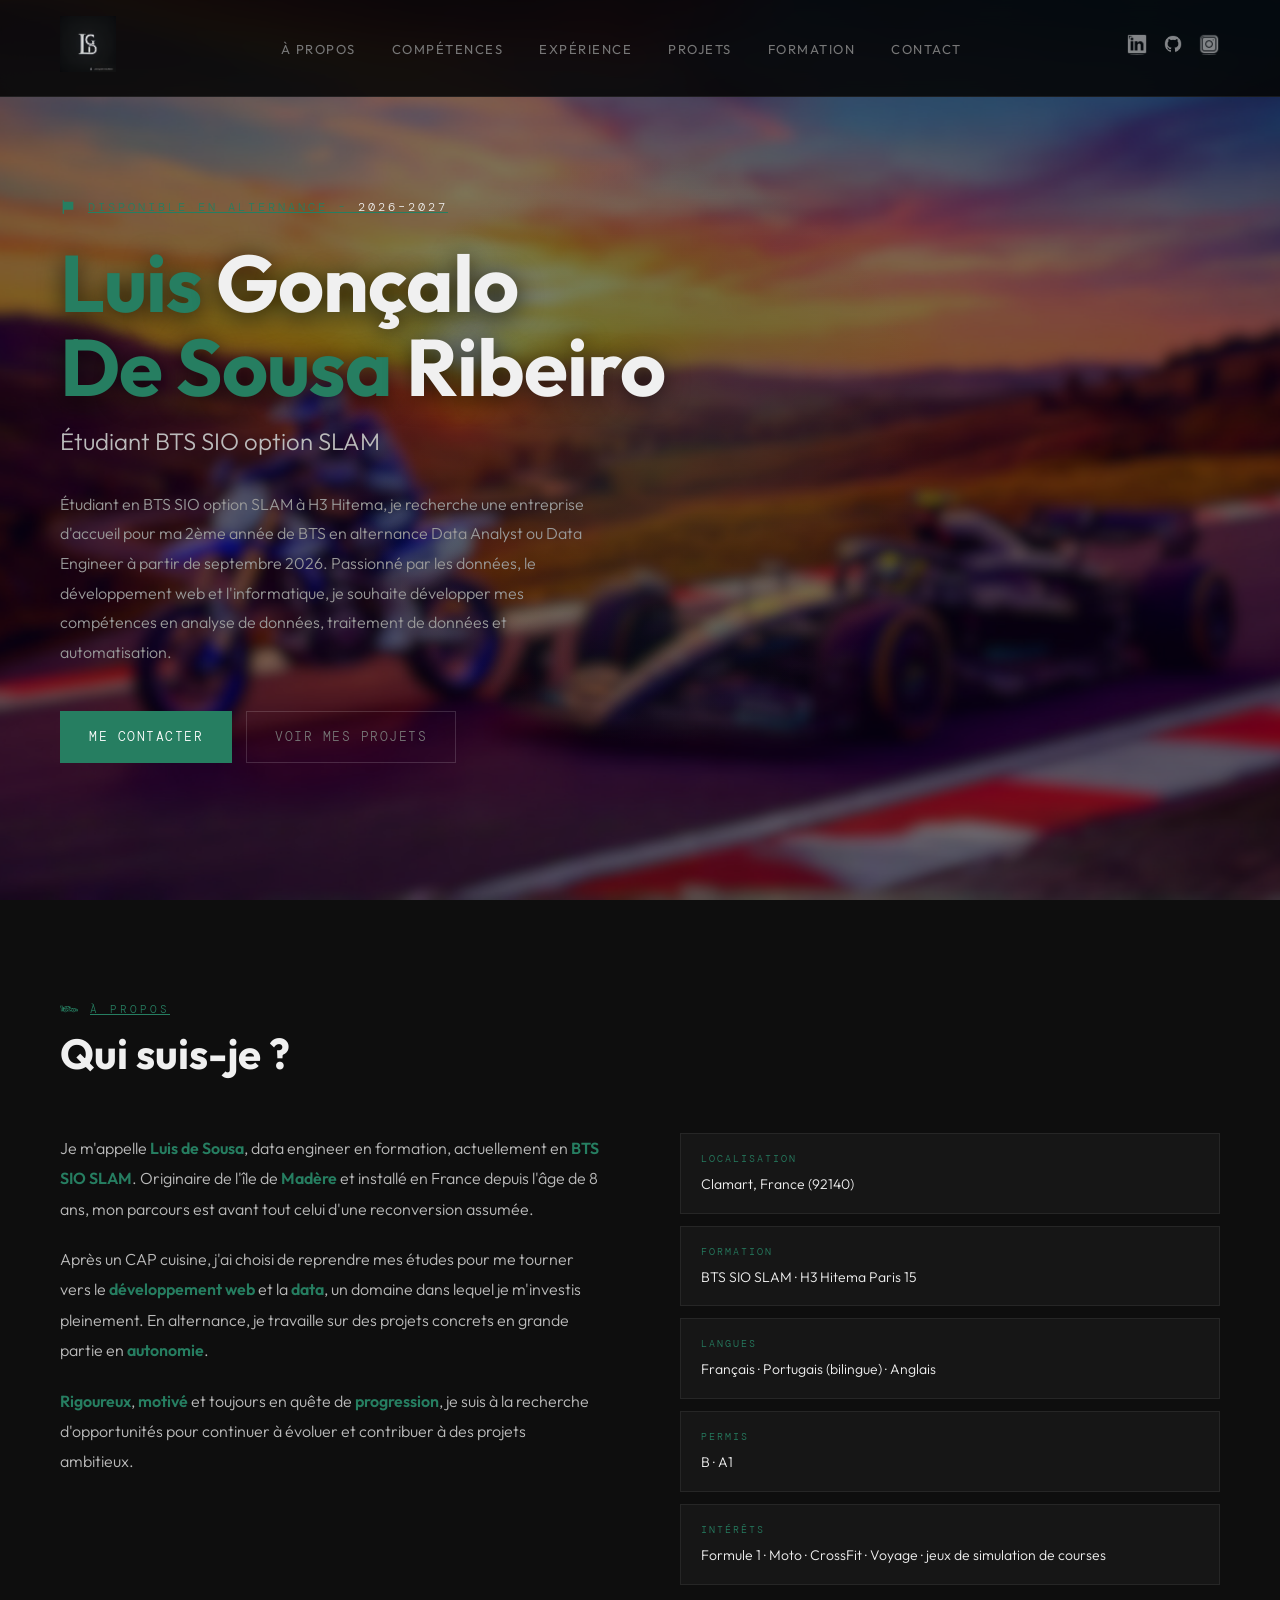
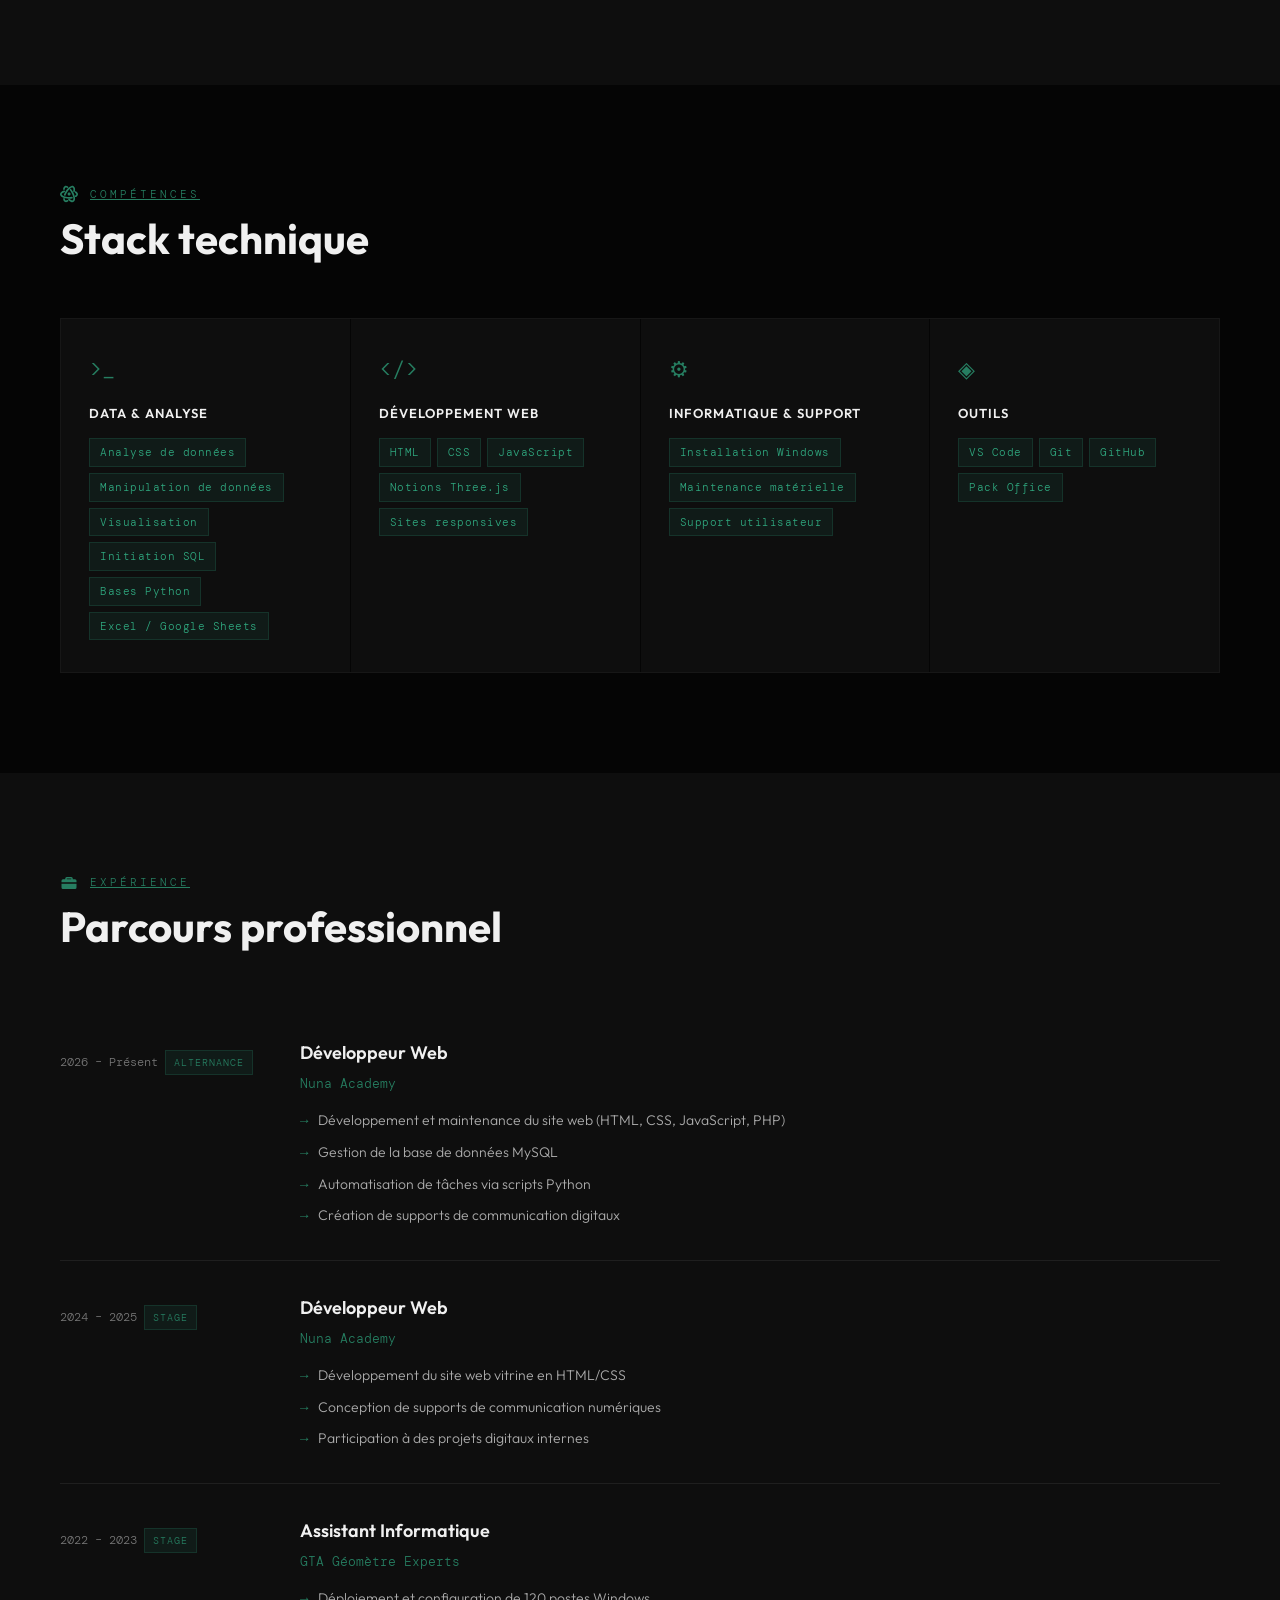
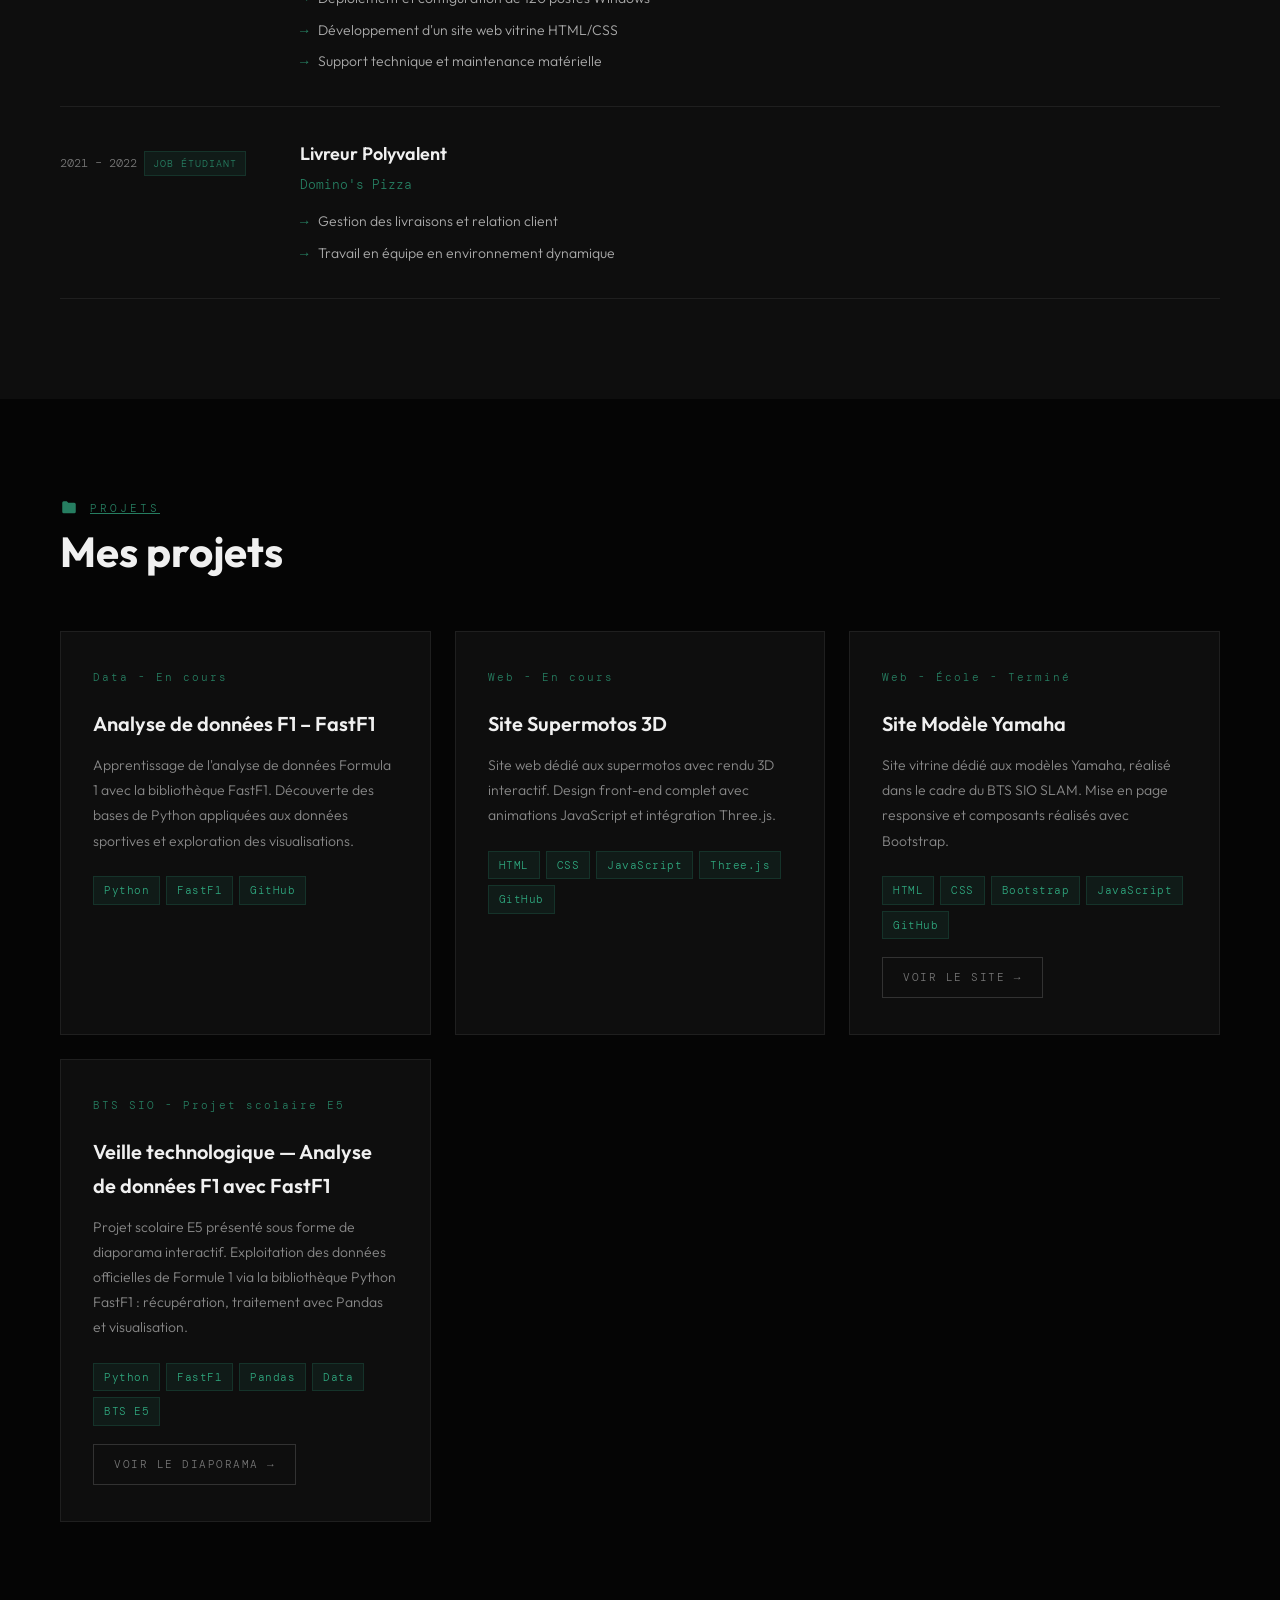
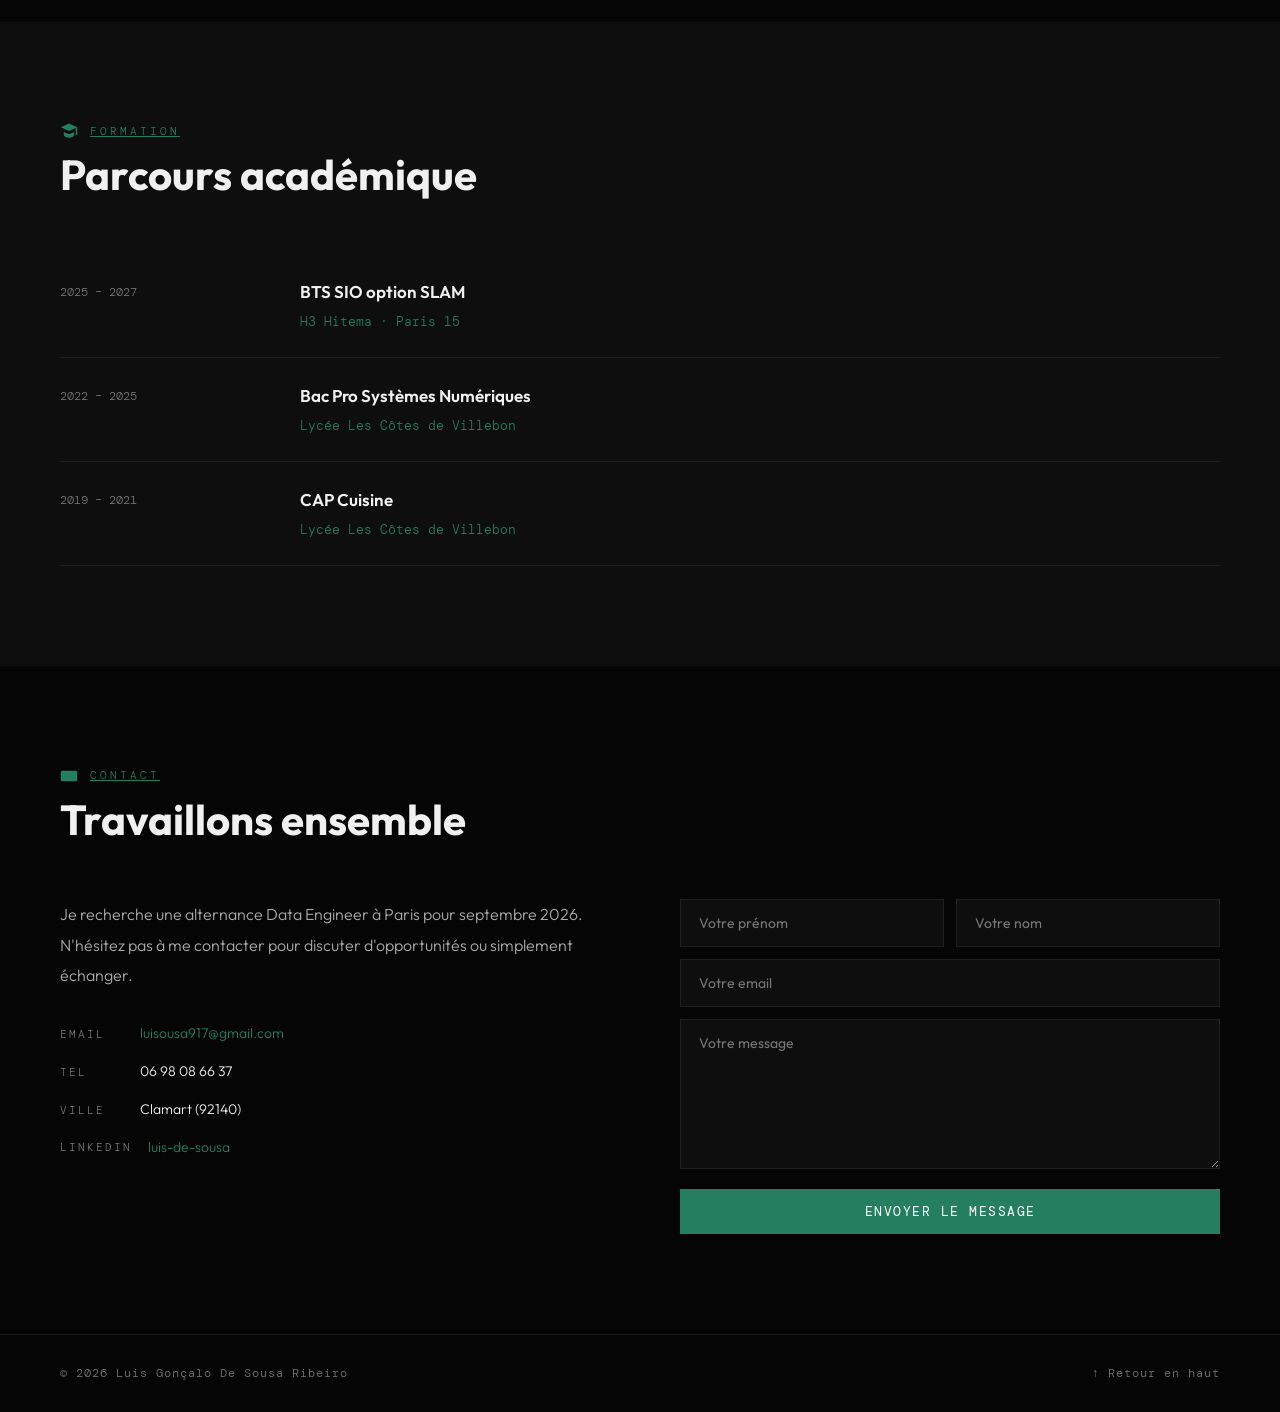
<file: index.html>
<!DOCTYPE html>
<html lang="fr">
<head>
  <meta charset="UTF-8">
  <meta name="viewport" content="width=device-width, initial-scale=1.0">
  <link rel="stylesheet" href="style.css">
  <link rel="icon" href="img/LGD Logo (1).png">
  <link rel="preconnect" href="https://fonts.googleapis.com">
  <link href="https://fonts.googleapis.com/css2?family=DM+Mono:wght@400;500&family=Outfit:wght@300;400;600;700&display=swap" rel="stylesheet">
  <title>Portfolio Luis</title>
  <meta name="description" content="Portfolio de Luis Gonçalo De Sousa Ribeiro – Alternant Data Engineer">
</head>
<body>

  
  <nav>
    <a href="index.html">
      <img src="img/LGD Logo (1).png" class="logo" alt="Logo LGD">
    </a>
    <ul class="nav-links">
      <li><a href="#about">À propos</a></li>
      <li><a href="#skills">Compétences</a></li>
      <li><a href="#experience">Expérience</a></li>
      <li><a href="#projets">Projets</a></li>
      <li><a href="#formation">Formation</a></li>
      <li><a href="#contact">Contact</a></li>
    </ul>
    <div class="nav-socials">
      <a href="https://www.linkedin.com/in/luis-gon%C3%A7alo-de-sousa-ribeiro-04853b369/" target="_blank">
        <img src="img/icons8-linkedin-48.png" alt="LinkedIn">
      </a>
      <a href="https://github.com/Luisousa91" target="_blank">
        <img src="img/icons8-github-32.png" alt="GitHub">
      </a>
      <a href="https://www.instagram.com/luisousa917/" target="_blank">
        <img src="img/icons8-instagram-48.png" alt="Instagram">
      </a>
    </div>
  </nav>

  
  <header id="hero">
    <!-- hero-grid supprimé -->
    <div class="hero-glow"></div>
    <div class="hero-content">
      <div class="hero-tag"><u>Disponible en alternance - <span>2026–2027</span></u></div>
      <h1 class="hero-name"><span>Luis </span>Gonçalo<br><span>De Sousa</span> Ribeiro</h1>
      <p class="hero-title">Étudiant BTS SIO option SLAM </p>
      <p class="hero-desc">
        Étudiant en BTS SIO option SLAM à H3 Hitema, je recherche une entreprise d'accueil pour ma 2ème année de BTS en alternance Data Analyst ou Data Engineer à partir de septembre 2026. Passionné par les données, le développement web et l'informatique, je souhaite développer mes compétences en analyse de données, traitement de données et automatisation.
      </p>
      <div class="hero-cta">
        <a href="#contact" class="btn btn-primary">Me contacter</a>
        <a href="#projets" class="btn btn-outline">Voir mes projets</a>
      </div>
    </div>
  </header>

  <section id="about">
    <div class="section-tag"><u>À propos</u></div>
    <h2 class="section-title">Qui suis-je ?</h2>
    <div class="about-grid">
      <div class="about-text">
        <p>Je m'appelle <strong>Luis de Sousa</strong>, data engineer en formation, actuellement en <strong>BTS SIO SLAM</strong>. Originaire de l'île de <strong>Madère</strong> et installé en France depuis l'âge de 8 ans, mon parcours est avant tout celui d'une reconversion assumée.</p>
        <p>Après un CAP cuisine, j'ai choisi de reprendre mes études pour me tourner vers le <strong>développement web</strong> et la <strong>data</strong>, un domaine dans lequel je m'investis pleinement. En alternance, je travaille sur des projets concrets en grande partie en <strong>autonomie</strong>.</p>
        <p><strong>Rigoureux</strong>, <strong>motivé</strong> et toujours en quête de <strong>progression</strong>, je suis à la recherche d'opportunités pour continuer à évoluer et contribuer à des projets ambitieux.</p>
      </div>
      <div class="about-right">
        <div class="info-block">
          <div class="info-label">Localisation</div>
          <div class="info-value">Clamart, France (92140)</div>
        </div>
        <div class="info-block">
          <div class="info-label">Formation</div>
          <div class="info-value">BTS SIO SLAM · H3 Hitema Paris 15</div>
        </div>
        <div class="info-block">
          <div class="info-label">Langues</div>
          <div class="info-value">Français · Portugais (bilingue) · Anglais</div>
        </div>
        <div class="info-block">
          <div class="info-label">Permis</div>
          <div class="info-value">B · A1</div>
        </div>
        <div class="info-block">
          <div class="info-label">Intérêts</div>
          <div class="info-value">Formule 1 · Moto · CrossFit · Voyage · jeux de simulation de courses </div>
        </div>
      </div>
    </div>
  </section>

  <section id="skills">
    <div class="section-tag"><u>Compétences</u></div>
    <h2 class="section-title">Stack technique</h2>
    <div class="skills-grid">
      <div class="skill-card">
        <div class="skill-icon">&gt;_</div>
        <div class="skill-cat">Data &amp; Analyse</div>
        <div class="skill-tags">
          <span class="tag">Analyse de données</span>
          <span class="tag">Manipulation de données</span>
          <span class="tag">Visualisation</span>
          <span class="tag">Initiation SQL</span>
          <span class="tag">Bases Python</span>
          <span class="tag">Excel / Google Sheets</span>
        </div>
      </div>
      <div class="skill-card">
        <div class="skill-icon">&lt;/&gt;</div>
        <div class="skill-cat">Développement Web</div>
        <div class="skill-tags">
          <span class="tag">HTML</span>
          <span class="tag">CSS</span>
          <span class="tag">JavaScript</span>
          <span class="tag">Notions Three.js</span>
          <span class="tag">Sites responsives</span>
        </div>
      </div>
      <div class="skill-card">
        <div class="skill-icon">⚙</div>
        <div class="skill-cat">Informatique &amp; Support</div>
        <div class="skill-tags">
          <span class="tag">Installation Windows</span>
          <span class="tag">Maintenance matérielle</span>
          <span class="tag">Support utilisateur</span>
        </div>
      </div>
      <div class="skill-card">
        <div class="skill-icon">◈</div>
        <div class="skill-cat">Outils</div>
        <div class="skill-tags">
          <span class="tag">VS Code</span>
          <span class="tag">Git</span>
          <span class="tag">GitHub</span>
          <span class="tag">Pack Office</span>
        </div>
      </div>
    </div>
  </section>

  
  <section id="experience">
    <div class="section-tag"><u>Expérience</u></div>
    <h2 class="section-title">Parcours professionnel</h2>
    <div class="exp-list">

      <div class="exp-item">
        <div class="exp-period">
          2026 – Présent
          <div class="exp-badge">Alternance</div>
        </div>
        <div>
          <div class="exp-role">Développeur Web</div>
          <div class="exp-company">Nuna Academy</div>
          <ul class="exp-bullets">
            <li>Développement et maintenance du site web (HTML, CSS, JavaScript, PHP)</li>
            <li>Gestion de la base de données MySQL</li>
            <li>Automatisation de tâches via scripts Python</li>
            <li>Création de supports de communication digitaux</li>
          </ul>
        </div>
      </div>

      <div class="exp-item">
        <div class="exp-period">
          2024 – 2025
          <div class="exp-badge">Stage</div>
        </div>
        <div>
          <div class="exp-role">Développeur Web</div>
          <div class="exp-company">Nuna Academy</div>
          <ul class="exp-bullets">
            <li>Développement du site web vitrine en HTML/CSS</li>
            <li>Conception de supports de communication numériques</li>
            <li>Participation à des projets digitaux internes</li>
          </ul>
        </div>
      </div>

      <div class="exp-item">
        <div class="exp-period">
          2022 – 2023
          <div class="exp-badge">Stage</div>
        </div>
        <div>
          <div class="exp-role">Assistant Informatique</div>
          <div class="exp-company">GTA Géomètre Experts</div>
          <ul class="exp-bullets">
            <li>Déploiement et configuration de 120 postes Windows</li>
            <li>Développement d'un site web vitrine HTML/CSS</li>
            <li>Support technique et maintenance matérielle</li>
          </ul>
        </div>
      </div>

      <div class="exp-item">
        <div class="exp-period">
          2021 – 2022
          <div class="exp-badge">Job étudiant</div>
        </div>
        <div>
          <div class="exp-role">Livreur Polyvalent</div>
          <div class="exp-company">Domino's Pizza</div>
          <ul class="exp-bullets">
            <li>Gestion des livraisons et relation client</li>
            <li>Travail en équipe en environnement dynamique</li>
          </ul>
        </div>
      </div>

    </div>
  </section>

  
  <section id="projets">
    <div class="section-tag"><u>Projets</u></div>
    <h2 class="section-title">Mes projets</h2>
    <div class="projects-grid">
      <div class="project-card">
        <div class="project-number">Data - En cours</div>
        <h3 class="project-title">Analyse de données F1 – FastF1</h3>
        <p class="project-desc">Apprentissage de l'analyse de données Formula 1 avec la bibliothèque FastF1. Découverte des bases de Python appliquées aux données sportives et exploration des visualisations.</p>
        <div class="project-stack">
          <span class="tag">Python</span>
          <span class="tag">FastF1</span>
          <span class="tag">GitHub</span>
        </div>
      </div>
      <div class="project-card">
        <div class="project-number">Web - En cours</div>
        <h3 class="project-title">Site Supermotos 3D</h3>
        <p class="project-desc">Site web dédié aux supermotos avec rendu 3D interactif. Design front-end complet avec animations JavaScript et intégration Three.js.</p>
        <div class="project-stack">
          <span class="tag">HTML</span>
          <span class="tag">CSS</span>
          <span class="tag">JavaScript</span>
          <span class="tag">Three.js</span>
          <span class="tag">GitHub</span>

        </div>
         
      </div>
      <div class="project-card">
        <div class="project-number">Web - École - Terminé</div>
        <h3 class="project-title">Site Modèle Yamaha</h3>
        <p class="project-desc">
          Site vitrine dédié aux modèles Yamaha, réalisé dans le cadre
          du BTS SIO SLAM. Mise en page responsive et composants
          réalisés avec Bootstrap.
        </p>
        <div class="project-stack">
          <span class="tag">HTML</span>
          <span class="tag">CSS</span>
          <span class="tag">Bootstrap</span>
          <span class="tag">JavaScript</span>
          <span class="tag">GitHub</span>
        </div>
        <div style="margin-top: 18px;">
          <a href="https://luisousa91.github.io/Bootstrap-h3/" class="btn btn-outline" style="font-size:11px; padding: 10px 20px;">Voir le site →</a>
        </div>
      </div>
      <div class="project-card">
        <div class="project-number">BTS SIO - Projet scolaire E5</div>
        <h3 class="project-title">Veille technologique — Analyse de données F1 avec FastF1</h3>
        <p class="project-desc">
          Projet scolaire E5 présenté sous forme de diaporama interactif.
          Exploitation des données officielles de Formule 1 via la bibliothèque
          Python FastF1 : récupération, traitement avec Pandas et visualisation.
        </p>
        <div class="project-stack">
          <span class="tag">Python</span>
          <span class="tag">FastF1</span>
          <span class="tag">Pandas</span>
          <span class="tag">Data</span>
          <span class="tag">BTS E5</span>
        </div>
        <div style="margin-top: 18px;">
          <a href="projet-f1.html" class="btn btn-outline" style="font-size:11px; padding: 10px 20px;">Voir le diaporama →</a>
        </div>
      </div>
    </div>
  </section>

  
  <section id="formation">
    <div class="section-tag"><u>Formation</u></div>
    <h2 class="section-title">Parcours académique</h2>
    <div class="edu-list">
      <div class="edu-item">
        <div class="edu-year">2025 – 2027</div>
        <div>
          <div class="edu-degree">BTS SIO option SLAM</div>
          <div class="edu-school">H3 Hitema · Paris 15</div>
        </div>
      </div>
      <div class="edu-item">
        <div class="edu-year">2022 – 2025</div>
        <div>
          <div class="edu-degree">Bac Pro Systèmes Numériques</div>
          <div class="edu-school">Lycée Les Côtes de Villebon</div>
        </div>
      </div>
      <div class="edu-item">
        <div class="edu-year">2019 – 2021</div>
        <div>
          <div class="edu-degree">CAP Cuisine</div>
          <div class="edu-school">Lycée Les Côtes de Villebon</div>
        </div>
      </div>
    </div>
  </section>

  
  <section id="contact">
    <div class="section-tag"><u>Contact</u></div>
    <h2 class="section-title">Travaillons ensemble</h2>
    <div class="contact-grid">
      <div>
        <p class="contact-intro">Je recherche une alternance Data Engineer à Paris pour septembre 2026. N'hésitez pas à me contacter pour discuter d'opportunités ou simplement échanger.</p>
        <div class="contact-items">
          <div class="contact-row">
            <span class="contact-key">Email</span>
            <span class="contact-val"><a href="mailto:luisousa917@gmail.com">luisousa917@gmail.com</a></span>
          </div>
          <div class="contact-row">
            <span class="contact-key">Tel</span>
            <span class="contact-val">06 98 08 66 37</span>
          </div>
          <div class="contact-row">
            <span class="contact-key">Ville</span>
            <span class="contact-val">Clamart (92140)</span>
          </div>
          <div class="contact-row">
            <span class="contact-key">LinkedIn</span>
            <span class="contact-val"><a href="https://www.linkedin.com/in/luis-gon%C3%A7alo-de-sousa-ribeiro-04853b369/" target="_blank">luis-de-sousa</a></span>
          </div>
        </div>
      </div>
      <div>
        <div id="form-success" class="form-success" style="display:none;">
          Message envoyé avec succès ! Je vous répondrai rapidement.
        </div>
        <div id="form-error" class="form-error" style="display:none;">
          Une erreur est survenue. Veuillez réessayer ou m'écrire directement par email.
        </div>

        <form id="contact-form" class="contact-form">
          <input type="hidden" name="access_key" value="46c090fe-1dbd-4d0c-923b-1ca9a1491d82">
          <input type="hidden" name="subject" value="Nouveau message depuis ton portfolio">
          <div class="form-row">
            <div class="form-group">
              <input type="text" name="firstname" placeholder="Votre prénom" required>
            </div>
            <div class="form-group">
              <input type="text" name="lastname" placeholder="Votre nom" required>
            </div>
          </div>
          <div class="form-group">
            <input type="email" name="email" placeholder="Votre email" required>
          </div>
          <div class="form-group">
            <textarea name="Message" placeholder="Votre message" required></textarea>
          </div>
          <button type="submit" class="btn btn-primary">Envoyer le message</button>
        </form>

        <script>
          const form = document.getElementById('contact-form');
          form.addEventListener('submit', async function(e) {
            e.preventDefault();
            const data = new FormData(form);
            try {
              const res = await fetch('https://api.web3forms.com/submit', {
                method: 'POST',
                body: data
              });
              const json = await res.json();
              if (json.success) {
                document.getElementById('form-success').style.display = 'block';
                document.getElementById('form-error').style.display = 'none';
                form.reset();
              } else {
                document.getElementById('form-error').style.display = 'block';
                document.getElementById('form-success').style.display = 'none';
              }
            } catch (err) {
              document.getElementById('form-error').style.display = 'block';
              document.getElementById('form-success').style.display = 'none';
            }
          });
        </script>
      </div>
    </div>
  </section>

  
  <footer>
    <span class="footer-copy">© 2026 Luis Gonçalo De Sousa Ribeiro</span>
    <a href="#hero" class="footer-back">↑ Retour en haut</a>
  </footer>

</body>
</html>
</file>
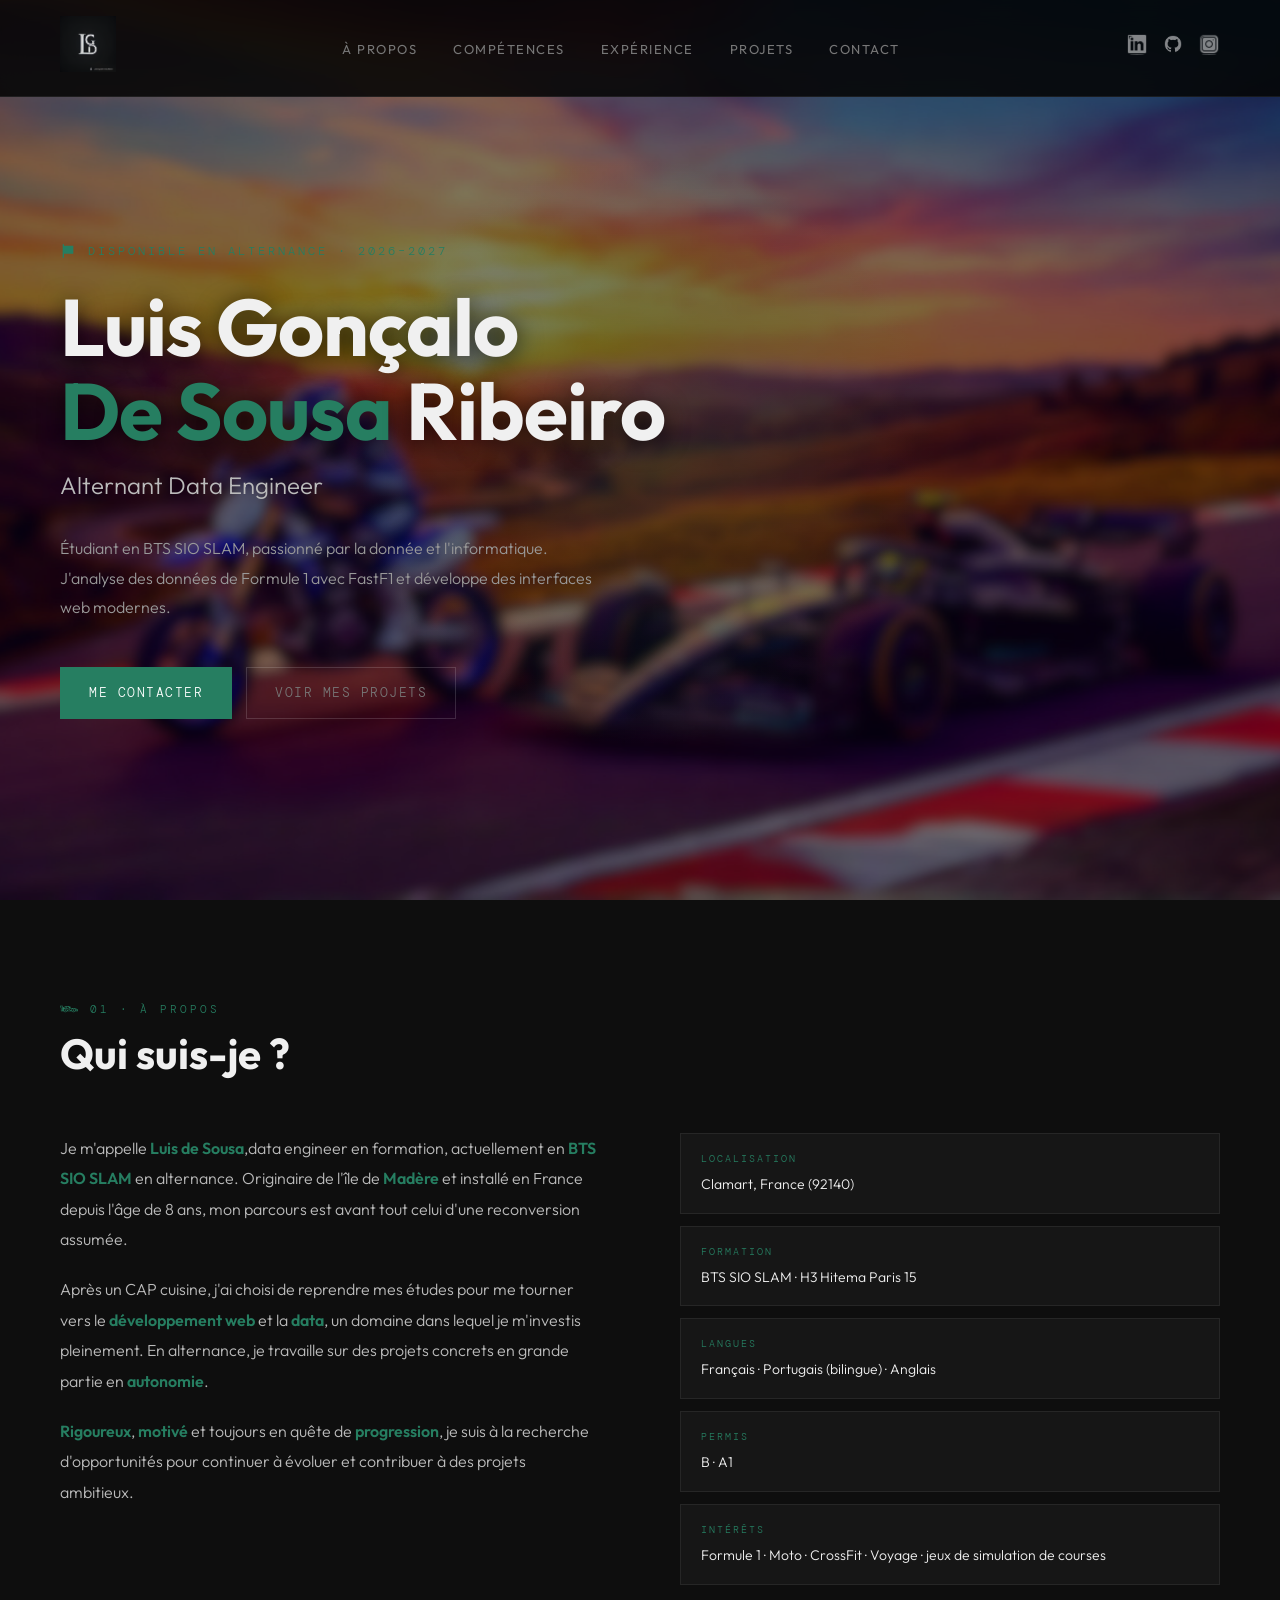
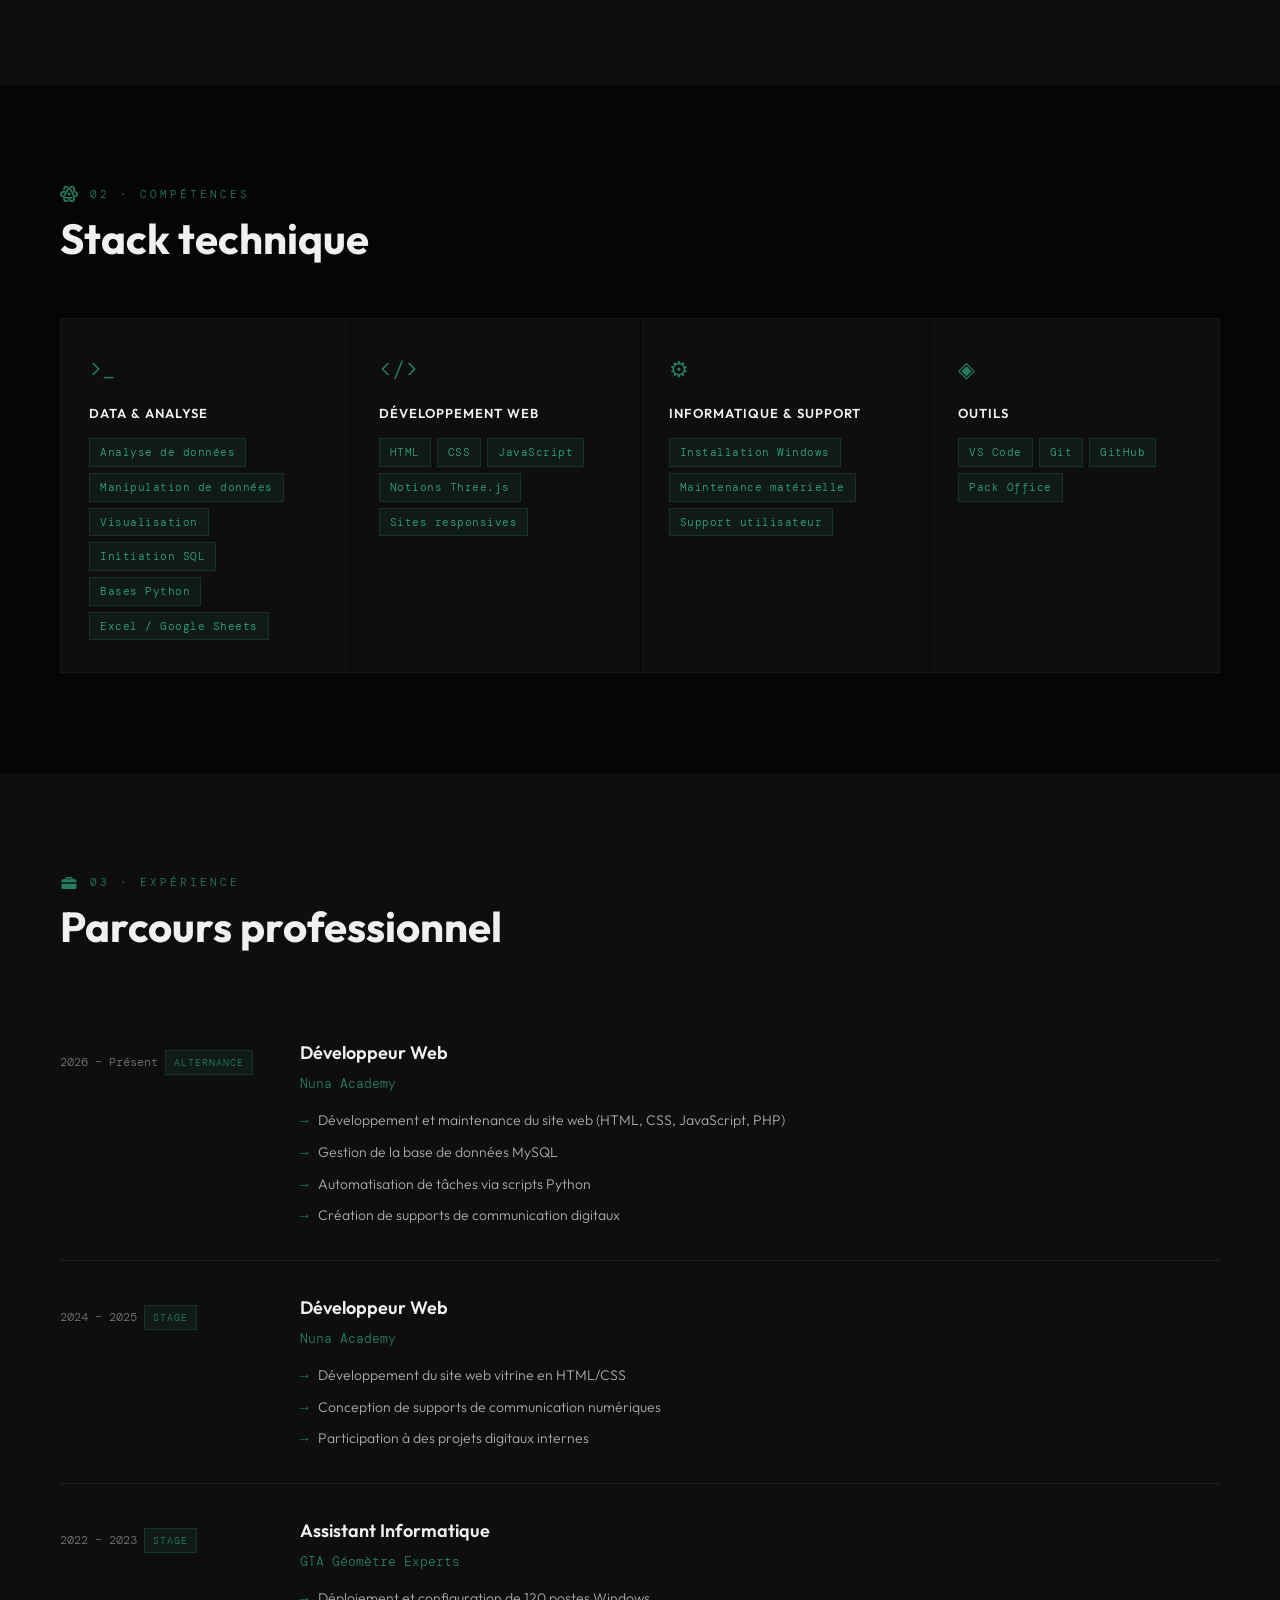
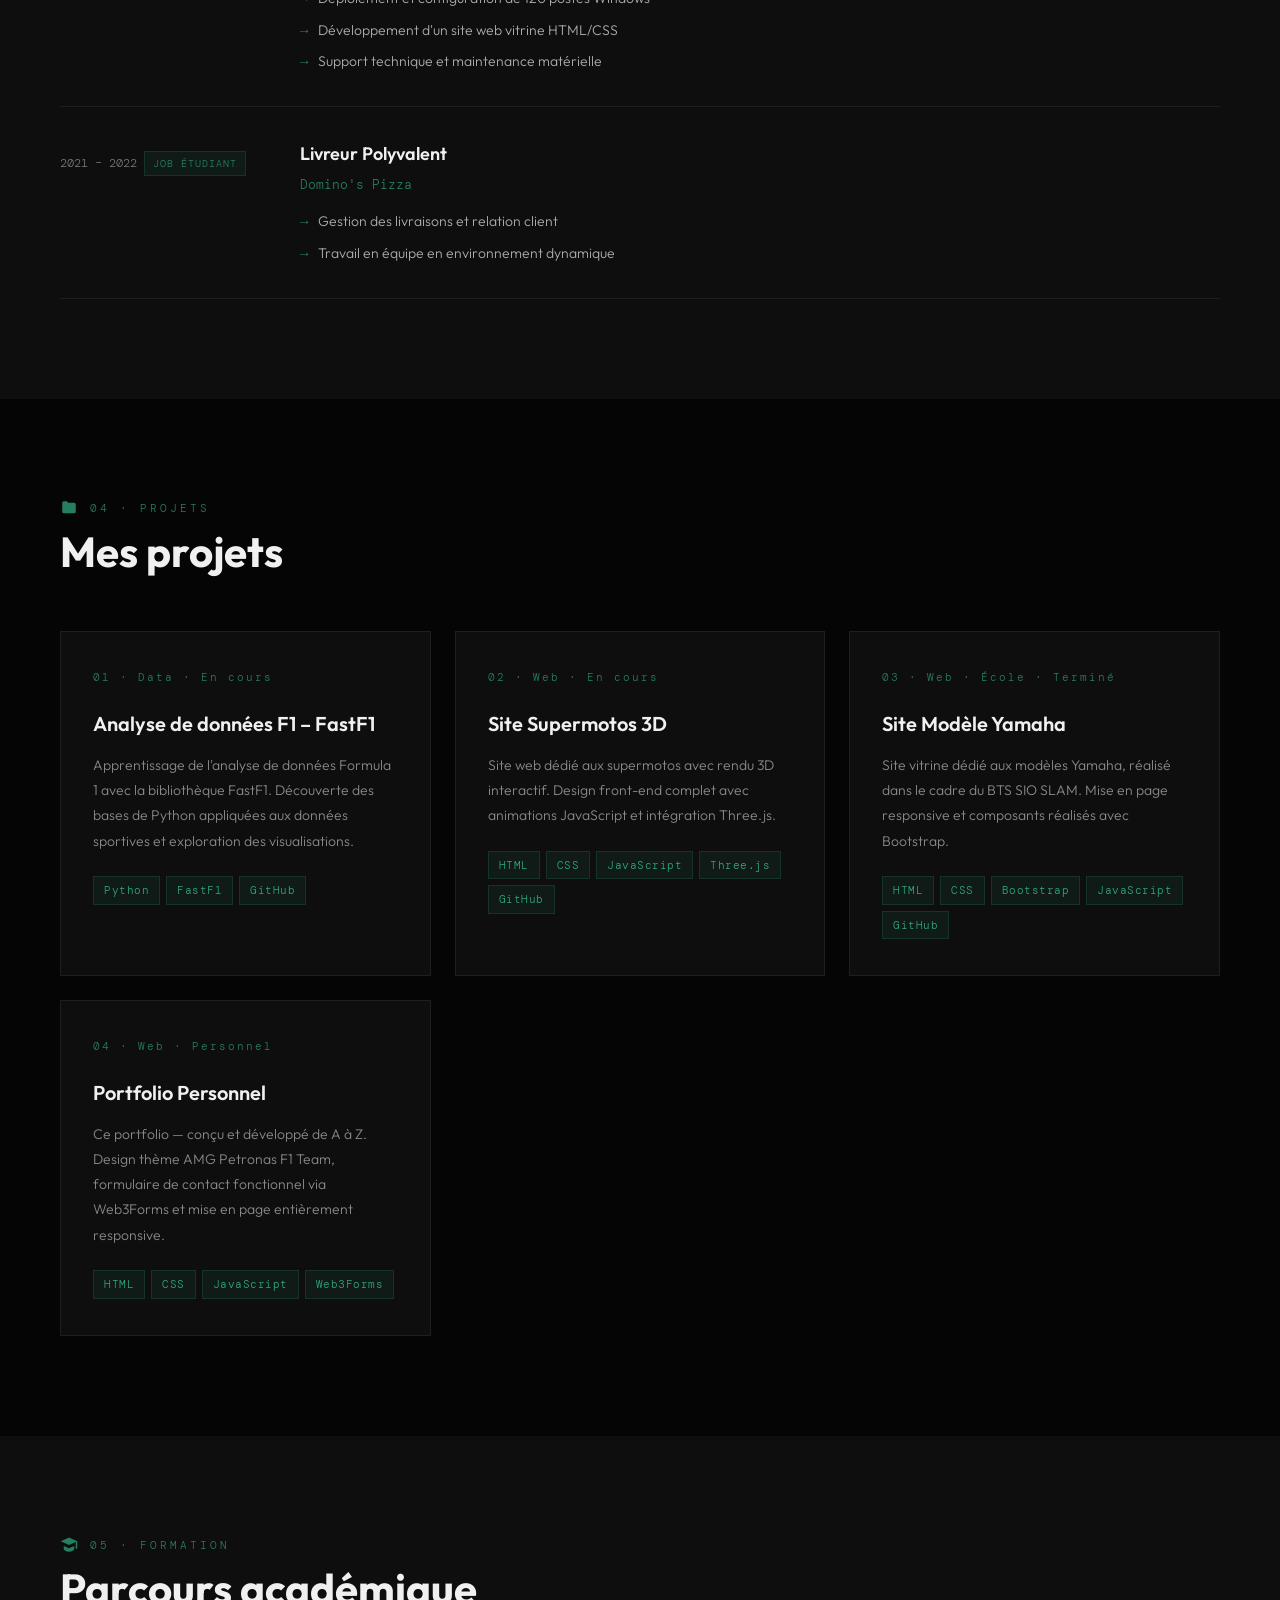
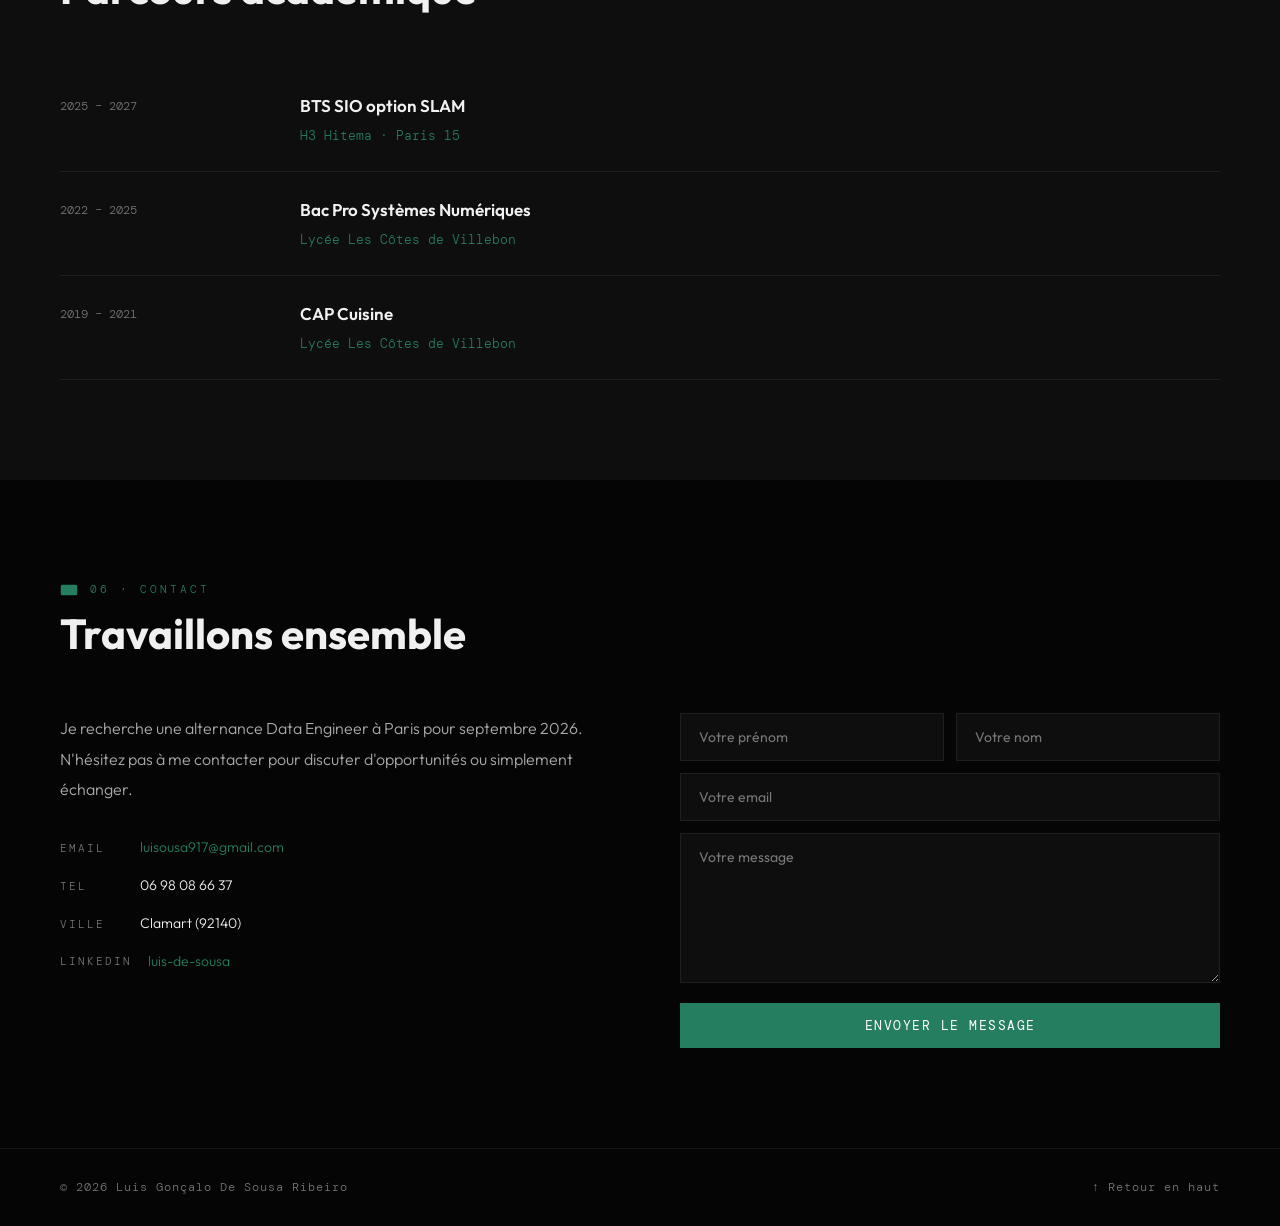
<file: Portfolio.html>
<!DOCTYPE html>
<html lang="fr">
<head>
  <meta charset="UTF-8">
  <meta name="viewport" content="width=device-width, initial-scale=1.0">
  <link rel="stylesheet" href="style.css">
  <link rel="icon" href="img/LGD Logo (1).png">
  <link rel="preconnect" href="https://fonts.googleapis.com">
  <link href="https://fonts.googleapis.com/css2?family=DM+Mono:wght@400;500&family=Outfit:wght@300;400;600;700&display=swap" rel="stylesheet">
  <title>Portfolio Luis</title>
  <meta name="description" content="Portfolio de Luis Gonçalo De Sousa Ribeiro – Alternant Data Engineer">
</head>
<body>

  
  <nav>
    <a href="Portfolio.html">
      <img src="img/LGD Logo (1).png" class="logo" alt="Logo LGD">
    </a>
    <ul class="nav-links">
      <li><a href="#about">À propos</a></li>
      <li><a href="#skills">Compétences</a></li>
      <li><a href="#experience">Expérience</a></li>
      <li><a href="#projets">Projets</a></li>
      <li><a href="#contact">Contact</a></li>
    </ul>
    <div class="nav-socials">
      <a href="https://www.linkedin.com/in/luis-gon%C3%A7alo-de-sousa-ribeiro-04853b369/" target="_blank">
        <img src="img/icons8-linkedin-48.png" alt="LinkedIn">
      </a>
      <a href="https://github.com/Luisousa91" target="_blank">
        <img src="img/icons8-github-32.png" alt="GitHub">
      </a>
      <a href="https://www.instagram.com/luisousa917/" target="_blank">
        <img src="img/icons8-instagram-48.png" alt="Instagram">
      </a>
    </div>
  </nav>

  
  <header id="hero">
    <div class="hero-grid"></div>
    <div class="hero-glow"></div>
    <div class="hero-content">
      <div class="hero-tag">Disponible en alternance · 2026–2027</div>
      <h1 class="hero-name">Luis Gonçalo<br><span>De Sousa</span> Ribeiro</h1>
      <p class="hero-title">Alternant Data Engineer</p>
      <p class="hero-desc">
        Étudiant en BTS SIO SLAM, passionné par la donnée et l'informatique.
        J'analyse des données de Formule 1 avec FastF1 et développe des interfaces web modernes.
      </p>
      <div class="hero-cta">
        <a href="#contact" class="btn btn-primary">Me contacter</a>
        <a href="#projets" class="btn btn-outline">Voir mes projets</a>
      </div>
    </div>
  </header>

  <section id="about">
    <div class="section-tag">01 · À propos</div>
    <h2 class="section-title">Qui suis-je ?</h2>
    <div class="about-grid">
      <div class="about-text">
        <p>Je m'appelle <strong>Luis de Sousa</strong>,data engineer en formation, actuellement en <strong>BTS SIO SLAM</strong> en alternance. Originaire de l'île de <strong>Madère</strong> et installé en France depuis l'âge de 8 ans, mon parcours est avant tout celui d'une reconversion assumée.</p>
        <p>Après un CAP cuisine, j'ai choisi de reprendre mes études pour me tourner vers le <strong>développement web</strong> et la <strong>data</strong>, un domaine dans lequel je m'investis pleinement. En alternance, je travaille sur des projets concrets en grande partie en <strong>autonomie</strong>.</p>
        <p><strong>Rigoureux</strong>, <strong>motivé</strong> et toujours en quête de <strong>progression</strong>, je suis à la recherche d'opportunités pour continuer à évoluer et contribuer à des projets ambitieux.</p>
      </div>
      <div class="about-right">
        <div class="info-block">
          <div class="info-label">Localisation</div>
          <div class="info-value">Clamart, France (92140)</div>
        </div>
        <div class="info-block">
          <div class="info-label">Formation</div>
          <div class="info-value">BTS SIO SLAM · H3 Hitema Paris 15</div>
        </div>
        <div class="info-block">
          <div class="info-label">Langues</div>
          <div class="info-value">Français · Portugais (bilingue) · Anglais</div>
        </div>
        <div class="info-block">
          <div class="info-label">Permis</div>
          <div class="info-value">B · A1</div>
        </div>
        <div class="info-block">
          <div class="info-label">Intérêts</div>
          <div class="info-value">Formule 1 · Moto · CrossFit · Voyage · jeux de simulation de courses </div>
        </div>
      </div>
    </div>
  </section>

  <section id="skills">
    <div class="section-tag">02 · Compétences</div>
    <h2 class="section-title">Stack technique</h2>
    <div class="skills-grid">
      <div class="skill-card">
        <div class="skill-icon">&gt;_</div>
        <div class="skill-cat">Data &amp; Analyse</div>
        <div class="skill-tags">
          <span class="tag">Analyse de données</span>
          <span class="tag">Manipulation de données</span>
          <span class="tag">Visualisation</span>
          <span class="tag">Initiation SQL</span>
          <span class="tag">Bases Python</span>
          <span class="tag">Excel / Google Sheets</span>
        </div>
      </div>
      <div class="skill-card">
        <div class="skill-icon">&lt;/&gt;</div>
        <div class="skill-cat">Développement Web</div>
        <div class="skill-tags">
          <span class="tag">HTML</span>
          <span class="tag">CSS</span>
          <span class="tag">JavaScript</span>
          <span class="tag">Notions Three.js</span>
          <span class="tag">Sites responsives</span>
        </div>
      </div>
      <div class="skill-card">
        <div class="skill-icon">⚙</div>
        <div class="skill-cat">Informatique &amp; Support</div>
        <div class="skill-tags">
          <span class="tag">Installation Windows</span>
          <span class="tag">Maintenance matérielle</span>
          <span class="tag">Support utilisateur</span>
        </div>
      </div>
      <div class="skill-card">
        <div class="skill-icon">◈</div>
        <div class="skill-cat">Outils</div>
        <div class="skill-tags">
          <span class="tag">VS Code</span>
          <span class="tag">Git</span>
          <span class="tag">GitHub</span>
          <span class="tag">Pack Office</span>
        </div>
      </div>
    </div>
  </section>

  
  <section id="experience">
    <div class="section-tag">03 · Expérience</div>
    <h2 class="section-title">Parcours professionnel</h2>
    <div class="exp-list">

      <div class="exp-item">
        <div class="exp-period">
          2026 – Présent
          <div class="exp-badge">Alternance</div>
        </div>
        <div>
          <div class="exp-role">Développeur Web</div>
          <div class="exp-company">Nuna Academy</div>
          <ul class="exp-bullets">
            <li>Développement et maintenance du site web (HTML, CSS, JavaScript, PHP)</li>
            <li>Gestion de la base de données MySQL</li>
            <li>Automatisation de tâches via scripts Python</li>
            <li>Création de supports de communication digitaux</li>
          </ul>
        </div>
      </div>

      <div class="exp-item">
        <div class="exp-period">
          2024 – 2025
          <div class="exp-badge">Stage</div>
        </div>
        <div>
          <div class="exp-role">Développeur Web</div>
          <div class="exp-company">Nuna Academy</div>
          <ul class="exp-bullets">
            <li>Développement du site web vitrine en HTML/CSS</li>
            <li>Conception de supports de communication numériques</li>
            <li>Participation à des projets digitaux internes</li>
          </ul>
        </div>
      </div>

      <div class="exp-item">
        <div class="exp-period">
          2022 – 2023
          <div class="exp-badge">Stage</div>
        </div>
        <div>
          <div class="exp-role">Assistant Informatique</div>
          <div class="exp-company">GTA Géomètre Experts</div>
          <ul class="exp-bullets">
            <li>Déploiement et configuration de 120 postes Windows</li>
            <li>Développement d'un site web vitrine HTML/CSS</li>
            <li>Support technique et maintenance matérielle</li>
          </ul>
        </div>
      </div>

      <div class="exp-item">
        <div class="exp-period">
          2021 – 2022
          <div class="exp-badge">Job étudiant</div>
        </div>
        <div>
          <div class="exp-role">Livreur Polyvalent</div>
          <div class="exp-company">Domino's Pizza</div>
          <ul class="exp-bullets">
            <li>Gestion des livraisons et relation client</li>
            <li>Travail en équipe en environnement dynamique</li>
          </ul>
        </div>
      </div>

    </div>
  </section>

  
  <section id="projets">
    <div class="section-tag">04 · Projets</div>
    <h2 class="section-title">Mes projets</h2>
    <div class="projects-grid">
      <div class="project-card">
        <div class="project-number">01 · Data · En cours</div>
        <h3 class="project-title">Analyse de données F1 – FastF1</h3>
        <p class="project-desc">Apprentissage de l'analyse de données Formula 1 avec la bibliothèque FastF1. Découverte des bases de Python appliquées aux données sportives et exploration des visualisations.</p>
        <div class="project-stack">
          <span class="tag">Python</span>
          <span class="tag">FastF1</span>
          <span class="tag">GitHub</span>
        </div>
      </div>
      <div class="project-card">
        <div class="project-number">02 · Web · En cours</div>
        <h3 class="project-title">Site Supermotos 3D</h3>
        <p class="project-desc">Site web dédié aux supermotos avec rendu 3D interactif. Design front-end complet avec animations JavaScript et intégration Three.js.</p>
        <div class="project-stack">
          <span class="tag">HTML</span>
          <span class="tag">CSS</span>
          <span class="tag">JavaScript</span>
          <span class="tag">Three.js</span>
          <span class="tag">GitHub</span>
        </div>
      </div>
      <div class="project-card">
        <div class="project-number">03 · Web · École · Terminé</div>
        <h3 class="project-title">Site Modèle Yamaha</h3>
        <p class="project-desc">
          Site vitrine dédié aux modèles Yamaha, réalisé dans le cadre
          du BTS SIO SLAM. Mise en page responsive et composants
          réalisés avec Bootstrap.
        </p>
        <div class="project-stack">
          <span class="tag">HTML</span>
          <span class="tag">CSS</span>
          <span class="tag">Bootstrap</span>
          <span class="tag">JavaScript</span>
          <span class="tag">GitHub</span>
        </div>
      </div>
      <div class="project-card">
        <div class="project-number">04 · Web · Personnel</div>
        <h3 class="project-title">Portfolio Personnel</h3>
        <p class="project-desc">
          Ce portfolio — conçu et développé de A à Z. Design thème
          AMG Petronas F1 Team, formulaire de contact fonctionnel
          via Web3Forms et mise en page entièrement responsive.
        </p>
        <div class="project-stack">
          <span class="tag">HTML</span>
          <span class="tag">CSS</span>
          <span class="tag">JavaScript</span>
          <span class="tag">Web3Forms</span>
        </div>
      </div>
    </div>
  </section>

  
  <section id="formation">
    <div class="section-tag">05 · Formation</div>
    <h2 class="section-title">Parcours académique</h2>
    <div class="edu-list">
      <div class="edu-item">
        <div class="edu-year">2025 – 2027</div>
        <div>
          <div class="edu-degree">BTS SIO option SLAM</div>
          <div class="edu-school">H3 Hitema · Paris 15</div>
        </div>
      </div>
      <div class="edu-item">
        <div class="edu-year">2022 – 2025</div>
        <div>
          <div class="edu-degree">Bac Pro Systèmes Numériques</div>
          <div class="edu-school">Lycée Les Côtes de Villebon</div>
        </div>
      </div>
      <div class="edu-item">
        <div class="edu-year">2019 – 2021</div>
        <div>
          <div class="edu-degree">CAP Cuisine</div>
          <div class="edu-school">Lycée Les Côtes de Villebon</div>
        </div>
      </div>
    </div>
  </section>

  
  <section id="contact">
    <div class="section-tag">06 · Contact</div>
    <h2 class="section-title">Travaillons ensemble</h2>
    <div class="contact-grid">
      <div>
        <p class="contact-intro">Je recherche une alternance Data Engineer à Paris pour septembre 2026. N'hésitez pas à me contacter pour discuter d'opportunités ou simplement échanger.</p>
        <div class="contact-items">
          <div class="contact-row">
            <span class="contact-key">Email</span>
            <span class="contact-val"><a href="mailto:luisousa917@gmail.com">luisousa917@gmail.com</a></span>
          </div>
          <div class="contact-row">
            <span class="contact-key">Tel</span>
            <span class="contact-val">06 98 08 66 37</span>
          </div>
          <div class="contact-row">
            <span class="contact-key">Ville</span>
            <span class="contact-val">Clamart (92140)</span>
          </div>
          <div class="contact-row">
            <span class="contact-key">LinkedIn</span>
            <span class="contact-val"><a href="https://www.linkedin.com/in/luis-de-sousa-04853b369/" target="_blank">luis-de-sousa</a></span>
          </div>
        </div>
      </div>
      <div>
        <div id="form-success" class="form-success" style="display:none;">
          Message envoyé avec succès ! Je vous répondrai rapidement.
        </div>
        <div id="form-error" class="form-error" style="display:none;">
          Une erreur est survenue. Veuillez réessayer ou m'écrire directement par email.
        </div>

        <form id="contact-form" class="contact-form">
          <input type="hidden" name="access_key" value="46c090fe-1dbd-4d0c-923b-1ca9a1491d82">
          <input type="hidden" name="subject" value="Nouveau message depuis ton portfolio">
          <div class="form-row">
            <div class="form-group">
              <input type="text" name="firstname" placeholder="Votre prénom" required>
            </div>
            <div class="form-group">
              <input type="text" name="lastname" placeholder="Votre nom" required>
            </div>
          </div>
          <div class="form-group">
            <input type="email" name="email" placeholder="Votre email" required>
          </div>
          <div class="form-group">
            <textarea name="Message" placeholder="Votre message" required></textarea>
          </div>
          <button type="submit" class="btn btn-primary">Envoyer le message</button>
        </form>

        <script>
          const form = document.getElementById('contact-form');
          form.addEventListener('submit', async function(e) {
            e.preventDefault();
            const data = new FormData(form);
            try {
              const res = await fetch('https://api.web3forms.com/submit', {
                method: 'POST',
                body: data
              });
              const json = await res.json();
              if (json.success) {
                document.getElementById('form-success').style.display = 'block';
                document.getElementById('form-error').style.display = 'none';
                form.reset();
              } else {
                document.getElementById('form-error').style.display = 'block';
                document.getElementById('form-success').style.display = 'none';
              }
            } catch (err) {
              document.getElementById('form-error').style.display = 'block';
              document.getElementById('form-success').style.display = 'none';
            }
          });
        </script>
      </div>
    </div>
  </section>

  
  <footer>
    <span class="footer-copy">© 2026 Luis Gonçalo De Sousa Ribeiro</span>
    <a href="#hero" class="footer-back">↑ Retour en haut</a>
  </footer>

</body>
</html>
</file>
<file: style.css>
:root {
  --green: #267E61;
  --green-light: #2fa87f;
  --green-dim: rgba(38,126,97,0.12);
  --green-dim2: rgba(38,126,97,0.25);
  --bg: #050505;
  --bg2: #0e0e0e;
  --bg3: #161616;
  --border: rgba(255,255,255,0.07);
  --text: #f0f0f0;
  --muted: #777;
  --mono: 'DM Mono', monospace;
  --sans: 'Outfit', sans-serif;
}

*, *::before, *::after { margin: 0; padding: 0; box-sizing: border-box; }
html { scroll-behavior: smooth; }

body {
  background: var(--bg);
  color: var(--text);
  font-family: var(--sans);
  font-weight: 300;
  line-height: 1.7;
  overflow-x: hidden;
  
}

::-webkit-scrollbar { width: 9px; }
::-webkit-scrollbar-track { background: var(--bg); }
::-webkit-scrollbar-thumb { background: var(--green); border-radius: 2px; }

nav {
  position: fixed;
  top: 0; left: 0; right: 0;
  z-index: 100;
  display: flex;
  align-items: center;
  justify-content: space-between;
  padding: 16px 60px;
  background: rgba(5,5,5,0.88);
  backdrop-filter: blur(12px);
  border-bottom: 1px solid var(--border);
}

nav .logo { width: 56px; height: 56px; }

.nav-links {
  display: flex;
  gap: 36px;
  list-style: none;
}
.nav-links a {
  font-size: 13px;
  color: var(--muted);
  text-decoration: none;
  letter-spacing: 1.5px;
  text-transform: uppercase;
  font-weight: 400;
  transition: color .2s;
}
.nav-links a:hover { color: var(--green); }

.nav-socials {
  display: flex;
  gap: 14px;
  align-items: center;
}
.nav-socials a img {
  width: 22px;
  height: 22px;
  opacity: .5;
  transition: opacity .2s;
  filter: invert(1);
}
.nav-socials a:hover img { opacity: 1; }

@media (max-width: 900px) {
  nav { padding: 14px 24px; }
  .nav-links { display: none; }
}


#hero {
  min-height: 100vh;
  display: flex;
  align-items: center;
  padding: 120px 60px 60px;
  position: relative;
  overflow: hidden;
  background-image: url(img/bg_portfolio.png);
  background-size: cover;
  background-position: center 70%;
}

.hero-glow {
  position: absolute;
  width: 600px; height: 600px;
  border-radius: 50%;
  background: radial-gradient(circle, rgba(38,126,97,0.2) 0%, transparent 70%);
  top: 50%; left: 50%;
  transform: translate(-50%, -50%);
  pointer-events: none;
}
.hero-content { position: relative; max-width: 900px; }

.hero-tag {
  font-family: var(--mono);
  font-size: 12px;
  color: var(--green);
  letter-spacing: 3px;
  text-transform: uppercase;
  margin-bottom: 24px;
  display: flex;
  align-items: center;
  gap: 12px;
}
.hero-tag span{
  color: #f0f0f0;

}
.hero-tag::before {
   content: '';
  display: block;
  width: 16px; height: 16px;
  background-color: var(--green);
  -webkit-mask-image: url("data:image/svg+xml,%3Csvg%20xmlns%3D%27http%3A%2F%2Fwww.w3.org%2F2000%2Fsvg%27%20viewBox%3D%270%200%2024%2024%27%3E%3Cpath%20d%3D%27M4%202h2v20H4V2zm2%202h14v12H6V4zm4%202v3h-2V6h2zm4%200v3h-2V6h2zm4%200v3h-2V6h2zm-8%203v3h-2V9h2zm4%200v3h-2V9h2zm4%200v3h-2V9h2z%27%2F%3E%3C%2Fsvg%3E");
  mask-image: url("data:image/svg+xml,%3Csvg%20xmlns%3D%27http%3A%2F%2Fwww.w3.org%2F2000%2Fsvg%27%20viewBox%3D%270%200%2024%2024%27%3E%3Cpath%20d%3D%27M4%202h2v20H4V2zm2%202h14v12H6V4zm4%202v3h-2V6h2zm4%200v3h-2V6h2zm4%200v3h-2V6h2zm-8%203v3h-2V9h2zm4%200v3h-2V9h2zm4%200v3h-2V9h2z%27%2F%3E%3C%2Fsvg%3E");
  -webkit-mask-size: contain;
  mask-size: contain;
  -webkit-mask-repeat: no-repeat;
  mask-repeat: no-repeat;
}

.hero-name {
  font-size: clamp(40px, 7vw, 80px);
  font-weight: 700;
  line-height: 1.05;
  letter-spacing: -1px;
  margin-bottom: 12px;
  text-shadow: 0 4px 24px rgba(0,0,0,0.8);
}
.hero-name span {
   color: var(--green); 
  }

.hero-title {
  font-size: clamp(17px, 2.5vw, 24px);
  font-weight: 300;
  color: #bbb;
  margin-bottom: 28px;
}

.hero-desc {
  font-size: 16px;
  color: #999;
  max-width: 540px;
  line-height: 1.85;
  margin-bottom: 44px;
}

.hero-cta { display: flex; gap: 14px; flex-wrap: wrap; }

.btn {
  font-family: var(--mono);
  font-size: 13px;
  letter-spacing: 1.5px;
  text-transform: uppercase;
  text-decoration: none;
  padding: 14px 28px;
  border: 1px solid;
  transition: all .25s;
  cursor: pointer;
  display: inline-block;
}
.btn-primary {
  background: var(--green);
  border-color: var(--green);
  color: #fff;
}
.btn-primary:hover { background: var(--green-light); border-color: var(--green-light); }
.btn-outline {
  background: transparent;
  border-color: rgba(255,255,255,0.15);
  color: var(--muted);
}
.btn-outline:hover { border-color: var(--green); color: var(--green); }


section { padding: 100px 60px; }
@media (max-width: 700px) { section { padding: 60px 24px; } }

.section-tag {
  font-family: var(--mono);
  font-size: 11px;
  color: var(--green);
  letter-spacing: 3px;
  text-transform: uppercase;
  margin-bottom: 12px;
  display: flex;
  align-items: center;
  gap: 12px;
}
.section-tag::before {
   content: '';
  display: block;
  width: 18px; height: 18px;
  background-color: var(--green);
  -webkit-mask-image: var(--icon);
  mask-image: var(--icon);
  -webkit-mask-size: contain;
  mask-size: contain;
  -webkit-mask-repeat: no-repeat;
  mask-repeat: no-repeat;
  -webkit-mask-position: center;
  mask-position: center;
}

#about .section-tag      { --icon: url("img/formula-1-car-facing-right-svgrepo-com.svg"); }
#skills .section-tag      { --icon: url("img/react-16-svgrepo-com.svg"); }
#experience .section-tag  { --icon: url("data:image/svg+xml,%3Csvg%20xmlns%3D%27http%3A%2F%2Fwww.w3.org%2F2000%2Fsvg%27%20viewBox%3D%270%200%2024%2024%27%3E%3Cpath%20d%3D%27M9%204a2%202%200%2000-2%202v1H4a2%202%200%2000-2%202v9a2%202%200%20002%202h16a2%202%200%20002-2V9a2%202%200%2000-2-2h-3V6a2%202%200%2000-2-2H9zm0%202h6v1H9V6zM2%2011h20v2H2v-2z%27%2F%3E%3C%2Fsvg%3E"); }
#projets .section-tag     { --icon: url("data:image/svg+xml,%3Csvg%20xmlns%3D%27http%3A%2F%2Fwww.w3.org%2F2000%2Fsvg%27%20viewBox%3D%270%200%2024%2024%27%3E%3Cpath%20d%3D%27M3%205a2%202%200%20012-2h4l2%202h8a2%202%200%20012%202v10a2%202%200%2001-2%202H5a2%202%200%2001-2-2V5z%27%2F%3E%3C%2Fsvg%3E"); }
#formation .section-tag   { --icon: url("data:image/svg+xml,%3Csvg%20xmlns%3D%27http%3A%2F%2Fwww.w3.org%2F2000%2Fsvg%27%20viewBox%3D%270%200%2024%2024%27%3E%3Cpath%20d%3D%27M12%202L1%207l11%205%209-4.1V17h2V7L12%202zM5%2013.2V17c0%202%203%204%207%204s7-2%207-4v-3.8l-7%203.2-7-3.2z%27%2F%3E%3C%2Fsvg%3E"); }
#contact .section-tag     { --icon: url("data:image/svg+xml,%3Csvg%20xmlns%3D%27http%3A%2F%2Fwww.w3.org%2F2000%2Fsvg%27%20viewBox%3D%270%200%2024%2024%27%3E%3Cpath%20d%3D%27M3%205a2%202%200%2000-2%202v10a2%202%200%20002%202h18a2%202%200%20002-2V7a2%202%200%2000-2-2H3zm0%202.2L12%2013l9-5.8V7l-9%206-9-6v.2z%27%2F%3E%3C%2Fsvg%3E"); }


.section-title {
  font-size: clamp(26px, 4vw, 42px);
  font-weight: 700;
  line-height: 1.1;
  margin-bottom: 56px;
}


#about { background: var(--bg2); }

.about-grid {
  display: grid;
  grid-template-columns: 1fr 1fr;
  gap: 80px;
  align-items: start;
}
@media (max-width: 900px) { .about-grid { grid-template-columns: 1fr; gap: 40px; } }

.about-text p {
  font-size: 16px;
  color: #bbb;
  line-height: 1.9;
  margin-bottom: 20px;
}
.about-text strong { color: var(--green); font-weight: 600; }

.about-right { display: flex; flex-direction: column; gap: 12px; }

.info-block {
  border: 1px solid var(--border);
  background: var(--bg3);
  padding: 16px 20px;
}
.info-label {
  font-family: var(--mono);
  font-size: 10px;
  color: var(--green);
  letter-spacing: 2px;
  text-transform: uppercase;
  margin-bottom: 6px;
}
.info-value { font-size: 14px; color: var(--text); }


#skills { background: var(--bg); }

.skills-grid {
  display: grid;
  grid-template-columns: repeat(auto-fit, minmax(220px, 1fr));
  gap: 1px;
  border: 1px solid var(--border);
}
.skill-card {
  background: var(--bg2);
  padding: 32px 28px;
  transition: background .2s;
}
.skill-card:hover { background: var(--bg3); }

.skill-icon {
  font-family: var(--mono);
  font-size: 22px;
  color: var(--green);
  margin-bottom: 14px;
}
.skill-cat {
  font-size: 13px;
  font-weight: 600;
  letter-spacing: 1px;
  text-transform: uppercase;
  color: var(--text);
  margin-bottom: 14px;
}
.skill-tags { display: flex; flex-wrap: wrap; gap: 6px; }

.tag {
  font-family: var(--mono);
  font-size: 11px;
  padding: 4px 10px;
  background: var(--green-dim);
  color: var(--green-light);
  border: 1px solid var(--green-dim2);
  letter-spacing: .5px;
}


#experience { background: var(--bg2); }

.exp-list { display: flex; flex-direction: column; }

.exp-item {
  display: grid;
  grid-template-columns: 200px 1fr;
  gap: 40px;
  padding: 32px 0;
  border-bottom: 1px solid var(--border);
  align-items: start;
}
@media (max-width: 700px) { .exp-item { grid-template-columns: 1fr; gap: 12px; } }

.exp-period {
  font-family: var(--mono);
  font-size: 12px;
  color: var(--muted);
  padding-top: 4px;
}
.exp-badge {
  display: inline-block;
  font-family: var(--mono);
  font-size: 10px;
  padding: 3px 8px;
  background: var(--green-dim);
  color: var(--green);
  border: 1px solid var(--green-dim2);
  margin-top: 8px;
  letter-spacing: 1px;
  text-transform: uppercase;
}

.exp-role {
  font-size: 18px;
  font-weight: 600;
  color: var(--text);
  margin-bottom: 4px;
}
.exp-company {
  font-family: var(--mono);
  font-size: 13px;
  color: var(--green);
  margin-bottom: 14px;
}
.exp-bullets { list-style: none; display: flex; flex-direction: column; gap: 8px; }
.exp-bullets li {
  font-size: 14px;
  color: #aaa;
  display: flex;
  gap: 10px;
  align-items: flex-start;
}
.exp-bullets li::before {
  content: '→';
  color: var(--green);
  flex-shrink: 0;
  font-family: var(--mono);
}


#projets { background: var(--bg); }

.projects-grid {
  display: grid;
  grid-template-columns: repeat(auto-fit, minmax(300px, 1fr));
  gap: 24px;
}
.project-card {
  border: 1px solid var(--border);
  background: var(--bg2);
  padding: 36px 32px;
  transition: border-color .25s, transform .25s;
}
.project-card:hover {
  border-color: var(--green-dim2);
  transform: translateY(-4px);
}
.project-number {
  font-family: var(--mono);
  font-size: 11px;
  color: var(--green);
  letter-spacing: 2px;
  margin-bottom: 20px;
}
.project-title {
  font-size: 20px;
  font-weight: 600;
  margin-bottom: 12px;
}
.project-desc {
  font-size: 14px;
  color: #888;
  line-height: 1.8;
  margin-bottom: 22px;
}
.project-stack { display: flex; flex-wrap: wrap; gap: 6px; }


#formation { background: var(--bg2); }

.edu-list { display: flex; flex-direction: column; }
.edu-item {
  display: grid;
  grid-template-columns: 200px 1fr;
  gap: 40px;
  padding: 24px 0;
  border-bottom: 1px solid var(--border);
}
@media (max-width: 700px) { .edu-item { grid-template-columns: 1fr; gap: 8px; } }

.edu-year {
  font-family: var(--mono);
  font-size: 12px;
  color: var(--muted);
  padding-top: 4px;
}
.edu-degree {
  font-size: 17px;
  font-weight: 600;
  color: var(--text);
  margin-bottom: 4px;
}
.edu-school {
  font-family: var(--mono);
  font-size: 13px;
  color: var(--green);
}


#contact { background: var(--bg); }

.contact-grid {
  display: grid;
  grid-template-columns: 1fr 1fr;
  gap: 80px;
  align-items: start;
}
@media (max-width: 900px) { .contact-grid { grid-template-columns: 1fr; gap: 40px; } }

.contact-intro {
  font-size: 16px;
  color: #aaa;
  line-height: 1.9;
  margin-bottom: 32px;
}
.contact-items { display: flex; flex-direction: column; gap: 14px; }
.contact-row { display: flex; align-items: center; gap: 16px; }
.contact-key {
  font-family: var(--mono);
  font-size: 11px;
  color: var(--muted);
  letter-spacing: 2px;
  text-transform: uppercase;
  min-width: 64px;
}
.contact-val { font-size: 14px; color: var(--text); }
.contact-val a { color: var(--green); text-decoration: none; }
.contact-val a:hover { text-decoration: underline; }

.contact-form { display: flex; flex-direction: column; gap: 12px; }

.form-row { display: grid; grid-template-columns: 1fr 1fr; gap: 12px; }
@media (max-width: 600px) { .form-row { grid-template-columns: 1fr; } }

.form-group input,
.form-group textarea {
  width: 100%;
  background: var(--bg2);
  border: 1px solid var(--border);
  color: var(--text);
  font-family: var(--sans);
  font-size: 14px;
  padding: 14px 18px;
  outline: none;
  transition: border-color .2s;
}
.form-group textarea { min-height: 150px; resize: vertical; }
.form-group input::placeholder,
.form-group textarea::placeholder { color: var(--muted); }
.form-group input:focus,
.form-group textarea:focus { border-color: var(--green); }

.contact-form .btn { font-size: 13px; border: none; }

.form-success {
  background: var(--green-dim);
  border: 1px solid var(--green-dim2);
  color: var(--green-light);
  padding: 14px 18px;
  font-family: var(--mono);
  font-size: 13px;
  margin-bottom: 16px;
}
.form-error {
  background: rgba(200,50,50,0.1);
  border: 1px solid rgba(200,50,50,0.25);
  color: #e07070;
  padding: 14px 18px;
  font-family: var(--mono);
  font-size: 13px;
  margin-bottom: 16px;
}


footer {
  padding: 28px 60px;
  border-top: 1px solid var(--border);
  display: flex;
  justify-content: space-between;
  align-items: center;
  flex-wrap: wrap;
  gap: 12px;
}
.footer-copy {
  font-family: var(--mono);
  font-size: 12px;
  color: var(--muted);
  letter-spacing: 1px;
}
.footer-back {
  font-family: var(--mono);
  font-size: 12px;
  color: var(--muted);
  text-decoration: none;
  letter-spacing: 1px;
  transition: color .2s;
}
.footer-back:hover { color: var(--green); }
</file>
